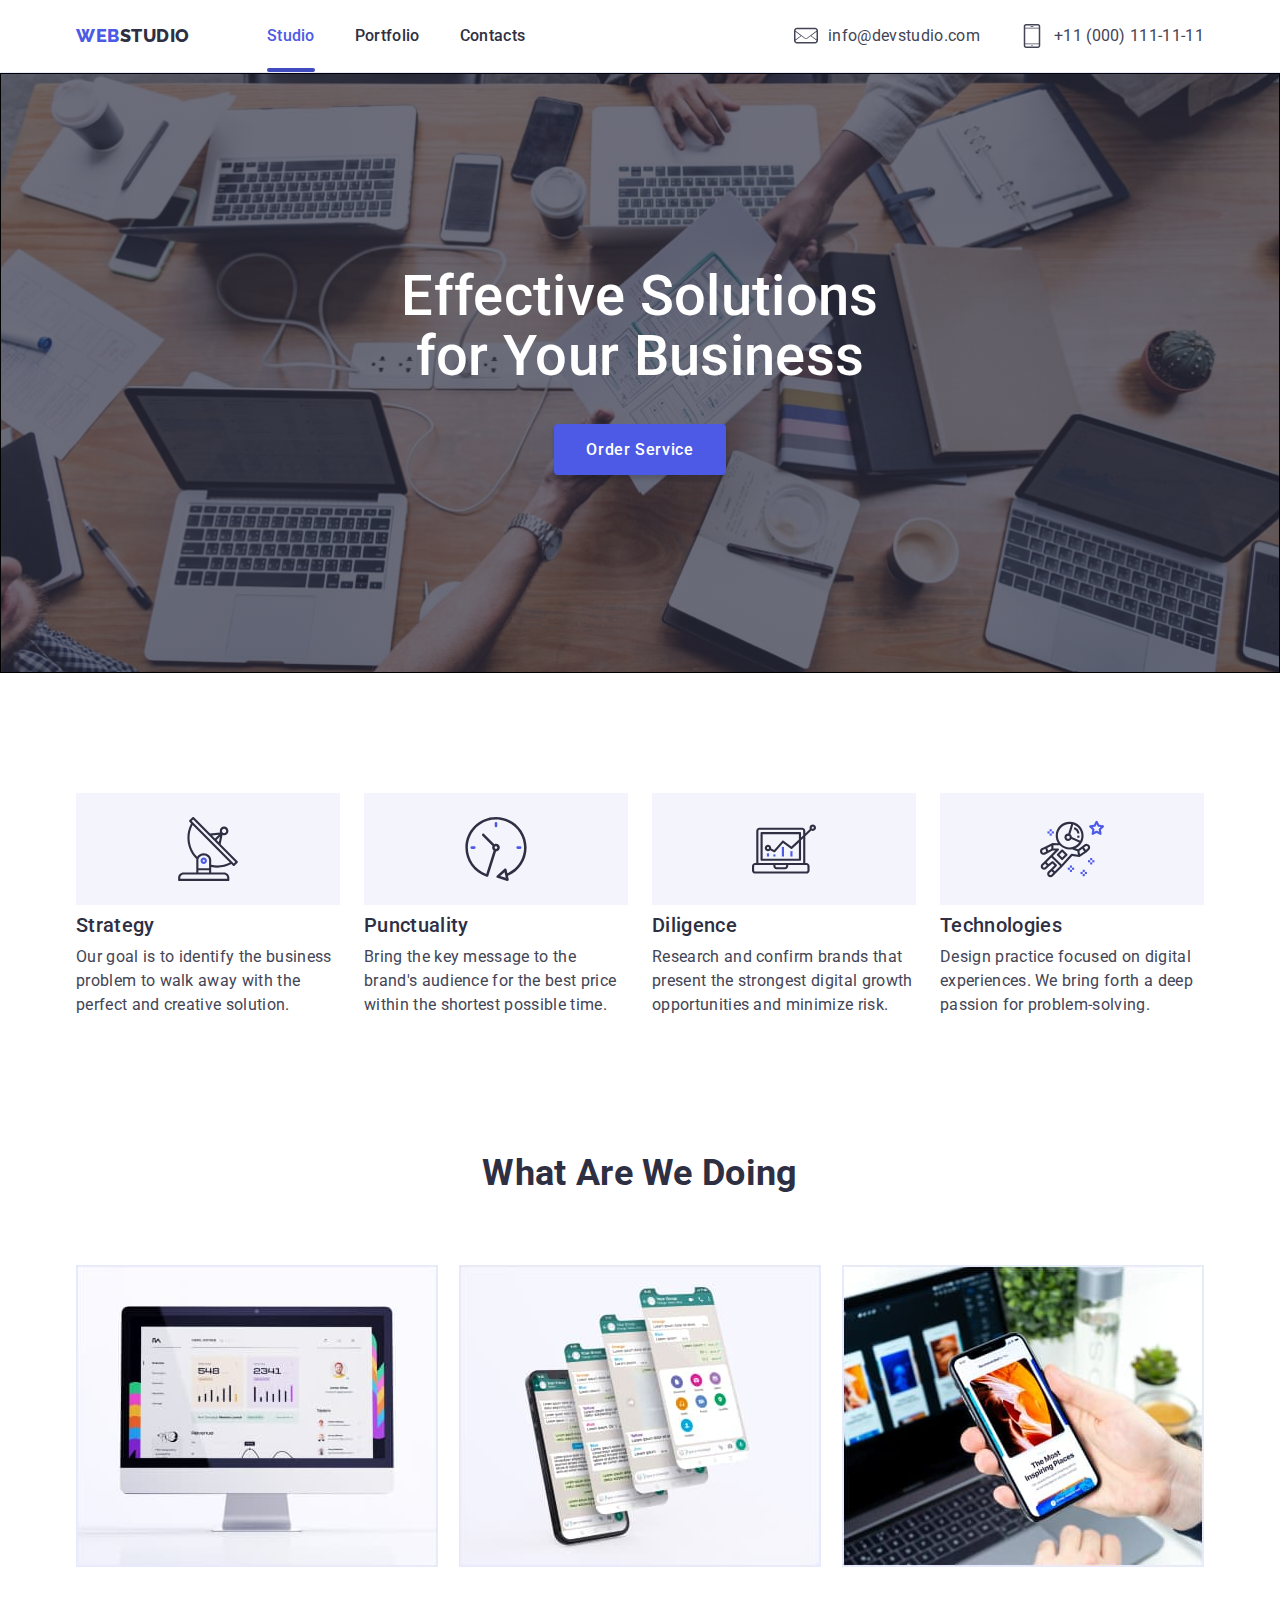
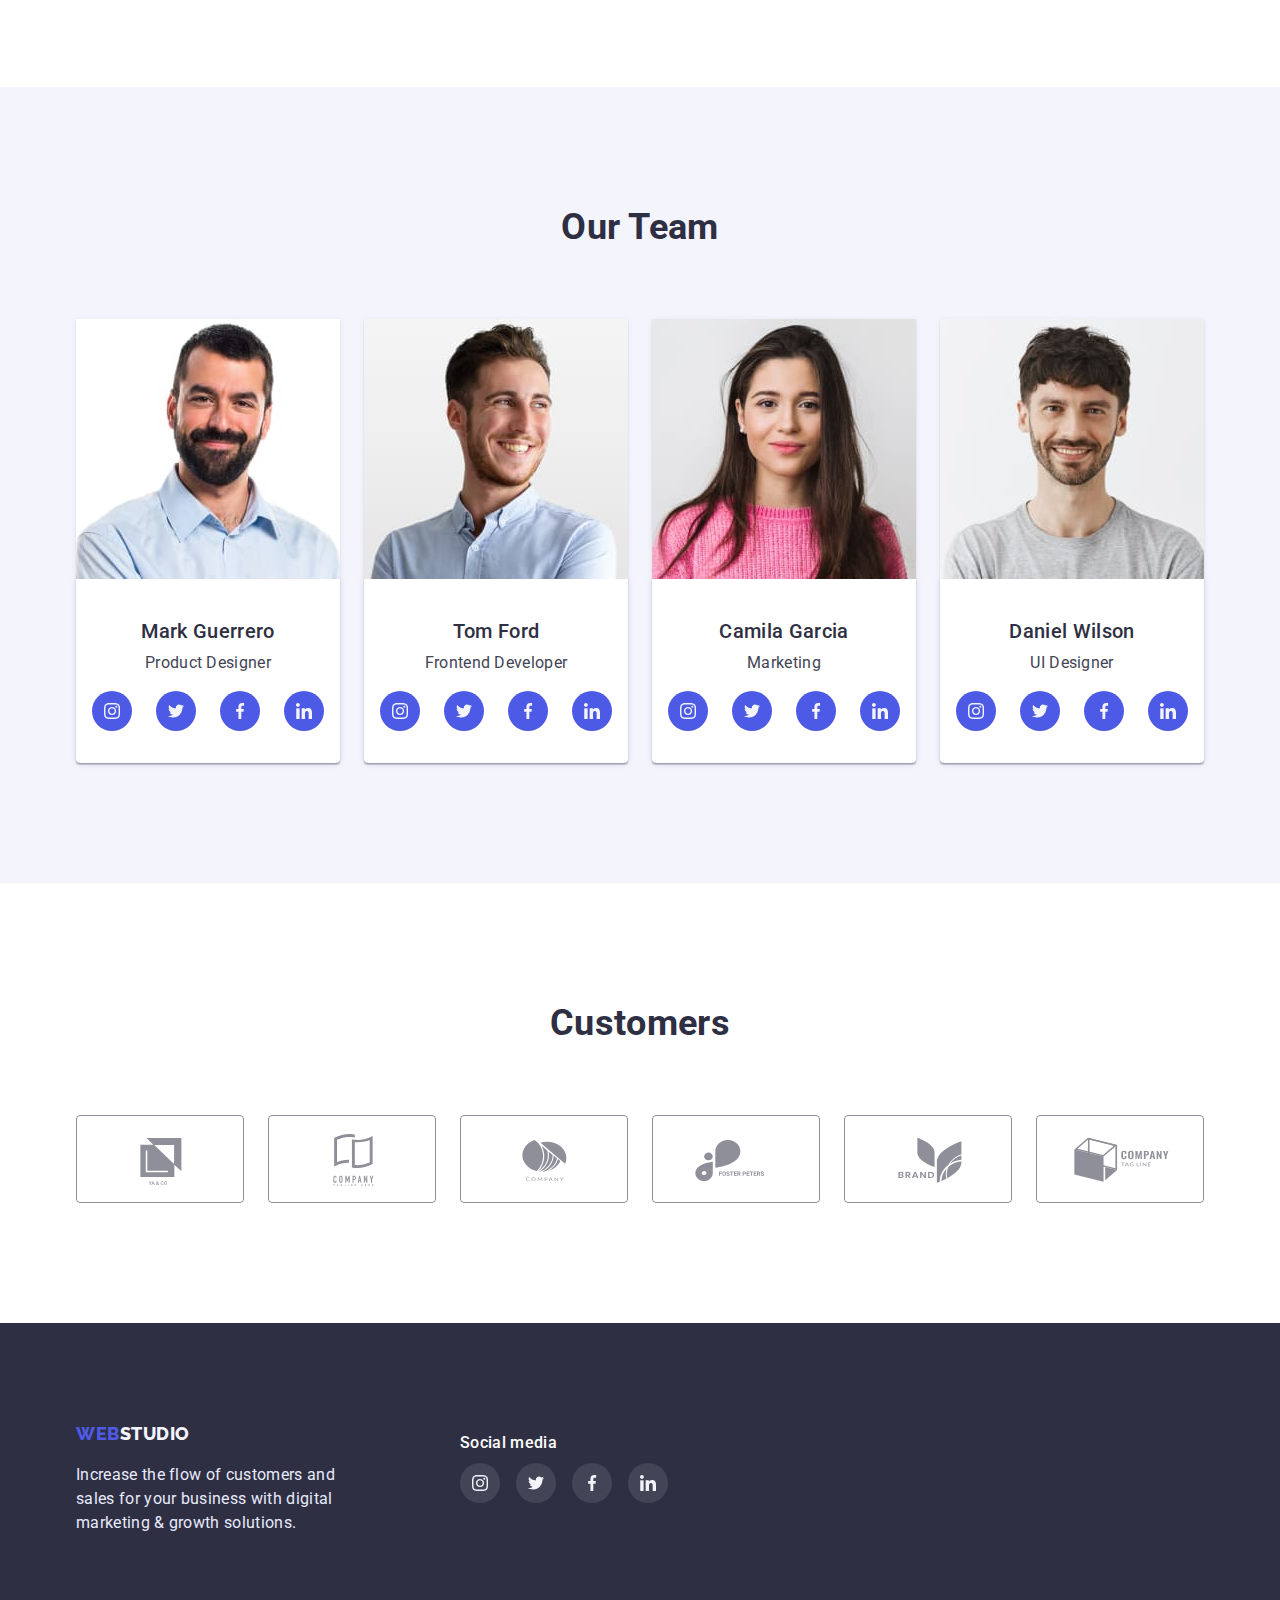
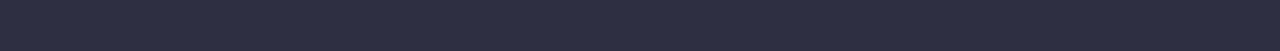
<file: index.html>
<!DOCTYPE html>
<html lang="en">
	<head>
		<meta charset="UTF-8" />
		<meta http-equiv="X-UA-Compatible" content="IE=edge" />
		<meta name="viewport" content="width=device-width, initial-scale=1.0" />
		<link rel="preconnect" href="https://fonts.googleapis.com" /><link
			rel="preconnect"
			href="https://fonts.gstatic.com"
			crossorigin
		/><link
			href="https://fonts.googleapis.com/css2?family=Raleway:wght@800&family=Roboto:wght@400;500;700&display=swap"
			rel="stylesheet"
		/>
		<title>HW_5</title>
		<link
			rel="stylesheet"
			href="https://cdnjs.cloudflare.com/ajax/libs/modern-normalize/1.0.0/modern-normalize.min.css"
		/>
		<link rel="stylesheet" href="./css/styles.css" />
	</head>
	<body>
		<!--Header-->
		<header>
			<div class="conteiner header">
				<a href="./index.html" class="logo"><span class="logo-prefix">WEB</span>STUDIO</a>
				<!--Site navigation-->
				<nav>
					<ul class="site-nav list">
						<li class="site-nav-item"><a class="site-nav-link current" href="./index.html">Studio</a></li>
						<li class="site-nav-item"><a class="site-nav-link" href="./portfolio.html">Portfolio</a></li>
						<li class="site-nav-item"><a class="site-nav-link" href="#">Contacts</a></li>
					</ul>
				</nav>
				<!--Header contacts-->
				<ul class="header-contacts list">
					<li class="site-nav-item">						
						<a class="header-contacts-link" href="mailto:info@devstudio.com">
							<svg class="contact-icon">
								<use href="./images/icons.svg#icon-mail"></use>
							</svg>
							<span class="contact-text">info@devstudio.com</span>
							</a>
						</li>
					<li class="site-nav-item">
						<a class="header-contacts-link" href="tel:+11(000)111-11-11">
							<svg class="contact-icon">
								<use href="./images/icons.svg#icon-phone"></use>
							</svg>
							<span class="contact-text">+11 (000) 111-11-11</span>
							</a>
						</li>
				</ul>
			</div>
		</header>
		<!--Main content-->
		<main>
			<!--Hero-->
			<section class="section hero">
				<div class="container">
					<h1 class="hero-title">Effective Solutions for Your Business</h1>
					<button class="button" data-modal-open>Order Service</button>
				</div>
			</section>
			<!-- Benefits -->
			<section class="section no-padding">
				<div class="conteiner">
					<h2 hidden class="section-title">Benefits</h2>
					<ul class="list">
						<li class="benefits-item">
							<div class="benefits-icon-area">
								<svg class="benefits-icon">
									<use href="./images/icons.svg#icon-antenna"></use>
								</svg>
							</div>
							<h3 class="list-title">Strategy</h3>
							<p class="list-text"
								>Our goal is to identify the business problem to walk away with the perfect and creative solution.
							</p>
						</li>
						<li class="benefits-item">
							<div class="benefits-icon-area">
								<svg class="benefits-icon">
									<use href="./images/icons.svg#icon-clock"></use>
								</svg>
							</div>
							<h3 class="list-title">Punctuality</h3>
							<p class="list-text"
								>Bring the key message to the brand's audience for the best price within the shortest possible time.</p>
						</li>
						<li class="benefits-item">
							<div class="benefits-icon-area">
								<svg class="benefits-icon">
									<use href="./images/icons.svg#icon-diagram"></use>
								</svg>
							</div>
							<h3 class="list-title">Diligence</h3>
							<p class="list-text"
								>Research and confirm brands that present the strongest digital growth opportunities and minimize
								risk.</p>
						</li>
						<li class="benefits-item">
							<div class="benefits-icon-area">
								<svg class="benefits-icon">
									<use href="./images/icons.svg#icon-astronaut"></use>
								</svg>
							</div>
							<h3 class="list-title">Technologies</h3>
							<p class="list-text"
								>Design practice focused on digital experiences. We bring forth a deep passion for problem-solving.</p>
						</li>
					</ul>
				</div>
			</section>
			<!-- Section 1: What are we doing -->
			<section class="section">
				<div class="conteiner">
					<h2 class="section-title">What are we doing</h2>
					<ul class="list">
						<li class="do-item">
							<img class="do-item-img" src="./images/What_are_we_doing/strategy.jpg" alt="Strategy" />
						</li>
						<li class="do-item">
							<img class="do-item-img" src="./images/What_are_we_doing/punctuality.jpg" alt="Punctuality" />
						</li>
						<li class="do-item">
							<img class="do-item-img" src="./images/What_are_we_doing/technologies.jpg" alt="Technologies" />
						</li>
					</ul>
				</div>
			</section>
			<!-- Section 1: Our Team -->
			<section class="section section-team">
                <div class="conteiner">
				<h2 class="section-title team">Our Team</h2>
				<ul class="list">
					<li class="team-item">
						<img class="team-item-img" src="./images/Our_Team/Mark_Guerrero.jpg" alt="Mark Guerrero Product Designer"/>
						<div class="content">
						<h3 class="list-title">Mark Guerrero</h3>
						<p class="list-text">Product Designer</p>
						<ul class="soc list">
							<li class="soc-item">
								<a class="soc-link" href="#">
									<svg class="soc-icon">
										<use href="./images/icons.svg#icon-instagram"></use>
									</svg>
								</a>
							</li>
							<li class="soc-item">
								<a class="soc-link" href="#">
									<svg class="soc-icon">
										<use href="./images/icons.svg#icon-twitter"></use>
									</svg>
								</a>
							</li>
							<li class="soc-item">
								<a class="soc-link" href="#">
									<svg class="soc-icon">
										<use href="./images/icons.svg#icon-facebook"></use>
									</svg>
								</a>
							</li>
							<li class="soc-item">
								<a class="soc-link" href="#">
									<svg class="soc-icon">
										<use href="./images/icons.svg#icon-linkedin"></use>
									</svg>
								</a>
							</li>
						</ul>
					</div>
					
					</li>
					<li class="team-item">
						<img class="team-item-img" src="./images/Our_Team/Tom_Ford.jpg" alt="Tom Ford Frontend Developer" />
						<div class="content">
							<h3 class="list-title">Tom Ford</h3>
							<p class="list-text">Frontend Developer</p>
							<ul class="soc list">
								<li class="soc-item">
									<a class="soc-link" href="#">
										<svg class="soc-icon">
											<use href="./images/icons.svg#icon-instagram"></use>
										</svg>
									</a>
								</li>
								<li class="soc-item">
									<a class="soc-link" href="#">
										<svg class="soc-icon">
											<use href="./images/icons.svg#icon-twitter"></use>
										</svg>
									</a>
								</li>
								<li class="soc-item">
									<a class="soc-link" href="#">
										<svg class="soc-icon">
											<use href="./images/icons.svg#icon-facebook"></use>
										</svg>
									</a>
								</li>
								<li class="soc-item">
									<a class="soc-link" href="#">
										<svg class="soc-icon">
											<use href="./images/icons.svg#icon-linkedin"></use>
										</svg>
									</a>
								</li>
							</ul>
						</div>
					</li>
					<li class="team-item">
						<img class="team-item-img" src="./images/Our_Team/Camila_Garcia.jpg" alt="Camila Garcia Marketing" />
						<div class="content">
							<h3 class="list-title">Camila Garcia</h3>
							<p class="list-text">Marketing</p>
							<ul class="soc list">
								<li class="soc-item">
									<a class="soc-link" href="#">
										<svg class="soc-icon">
											<use href="./images/icons.svg#icon-instagram"></use>
										</svg>
									</a>
								</li>
								<li class="soc-item">
									<a class="soc-link" href="#">
										<svg class="soc-icon">
											<use href="./images/icons.svg#icon-twitter"></use>
										</svg>
									</a>
								</li>
								<li class="soc-item">
									<a class="soc-link" href="#">
										<svg class="soc-icon">
											<use href="./images/icons.svg#icon-facebook"></use>
										</svg>
									</a>
								</li>
								<li class="soc-item">
									<a class="soc-link" href="#">
										<svg class="soc-icon">
											<use href="./images/icons.svg#icon-linkedin"></use>
										</svg>
									</a>
								</li>
							</ul>
						</div>
					</li>
					<li class="team-item">
						<img class="team-item-img" src="./images/Our_Team/Daniel_Wilson.jpg" alt="Daniel Wilson UI Designer" />
						<div class="content">
							<h3 class="list-title">Daniel Wilson</h3>
							<p class="list-text">UI Designer</p>
							<ul class="soc list">
								<li class="soc-item">
									<a class="soc-link" href="#">
										<svg class="soc-icon">
											<use href="./images/icons.svg#icon-instagram"></use>
										</svg>
									</a>
								</li>
								<li class="soc-item">
									<a class="soc-link" href="#">
										<svg class="soc-icon">
											<use href="./images/icons.svg#icon-twitter"></use>
										</svg>
									</a>
								</li>
								<li class="soc-item">
									<a class="soc-link" href="#">
										<svg class="soc-icon">
											<use href="./images/icons.svg#icon-facebook"></use>
										</svg>
									</a>
								</li>
								<li class="soc-item">
									<a class="soc-link" href="#">
										<svg class="soc-icon">
											<use href="./images/icons.svg#icon-linkedin"></use>
										</svg>
									</a>
								</li>
							</ul>
						</div>
					</li>
				</ul>
            </div>
			</section>
			<!-- Customers -->
			<section class="section">
				<div class="conteiner">
					<h2 class="section-title">Customers</h2>
					<ul class="list">
						<li>
							<a class="customers-link" href="#">
								<svg class="customers-icon">
									<use href="./images/icons.svg#icon-ya_co"></use>
								</svg>
							</a>								
						</li>
						<li>
							<a class="customers-link" href="#">
								<svg class="customers-icon">
									<use href="./images/icons.svg#icon-tagline-here"></use>
								</svg>
							</a>								
						</li>
						<li>
							<a class="customers-link" href="#">
								<svg class="customers-icon">
									<use href="./images/icons.svg#icon-company"></use>
								</svg>
							</a>								
						</li>
						<li>
							<a class="customers-link" href="#">
								<svg class="customers-icon">
									<use href="./images/icons.svg#icon-foster_peters"></use>
								</svg>
							</a>								
						</li>
						<li>
							<a class="customers-link" href="#">
								<svg class="customers-icon">
									<use href="./images/icons.svg#icon-brand"></use>
								</svg>
							</a>								
						</li>
						<li>
							<a class="customers-link" href="#">
								<svg class="customers-icon">
									<use href="./images/icons.svg#icon-tagline"></use>
								</svg>
							</a>								
						</li>
					</ul>
				</div>
			</section>
		</main>
		<!-- Footer -->
		<footer class="footer">
            <div class="conteiner">
				<ul class="footer-list list">
					<li class="footer-item">
						<a href="./index.html" class="footer-logo"><span class="footer-logo-prefix">WEB</span>STUDIO</a>
						<p class="footer-text list-text">Increase the flow of customers and sales for your business with digital marketing & growth solutions.</p>
					</li>
					<li class="footer-item">
						<p class="footer-soc-text list-title">Social media</p>
						<ul class="soc list">
							<li class="soc-item">
								<a class="footer-soc-link " href="#">
									<svg class="soc-icon">
										<use href="./images/icons.svg#icon-instagram"></use>
									</svg>
								</a>
							</li>
							<li class="soc-item">
								<a class="footer-soc-link" href="#">
									<svg class="soc-icon">
										<use href="./images/icons.svg#icon-twitter"></use>
									</svg>
								</a>
							</li>
							<li class="soc-item">
								<a class="footer-soc-link" href="#">
									<svg class="soc-icon">
										<use href="./images/icons.svg#icon-facebook"></use>
									</svg>
								</a>
							</li>
							<li class="soc-item">
								<a class="footer-soc-link" href="#">
									<svg class="soc-icon">
										<use href="./images/icons.svg#icon-linkedin"></use>
									</svg>
								</a>
							</li>
						</ul>
					</li>
				</ul>
			</div>
		</footer>
		<div class="backdrop is-hidden" data-modal>
			<div class="modal">
				<button type="button" class="modal-button" data-modal-close>
					<svg class="modal-icon">
						<use href="./images/icons.svg#icon-close-black"></use>
					</svg>	
				</button>
			</div>
		</div>
		<script src="./js/modal.js"></script>
	</body>
</html>
</file>
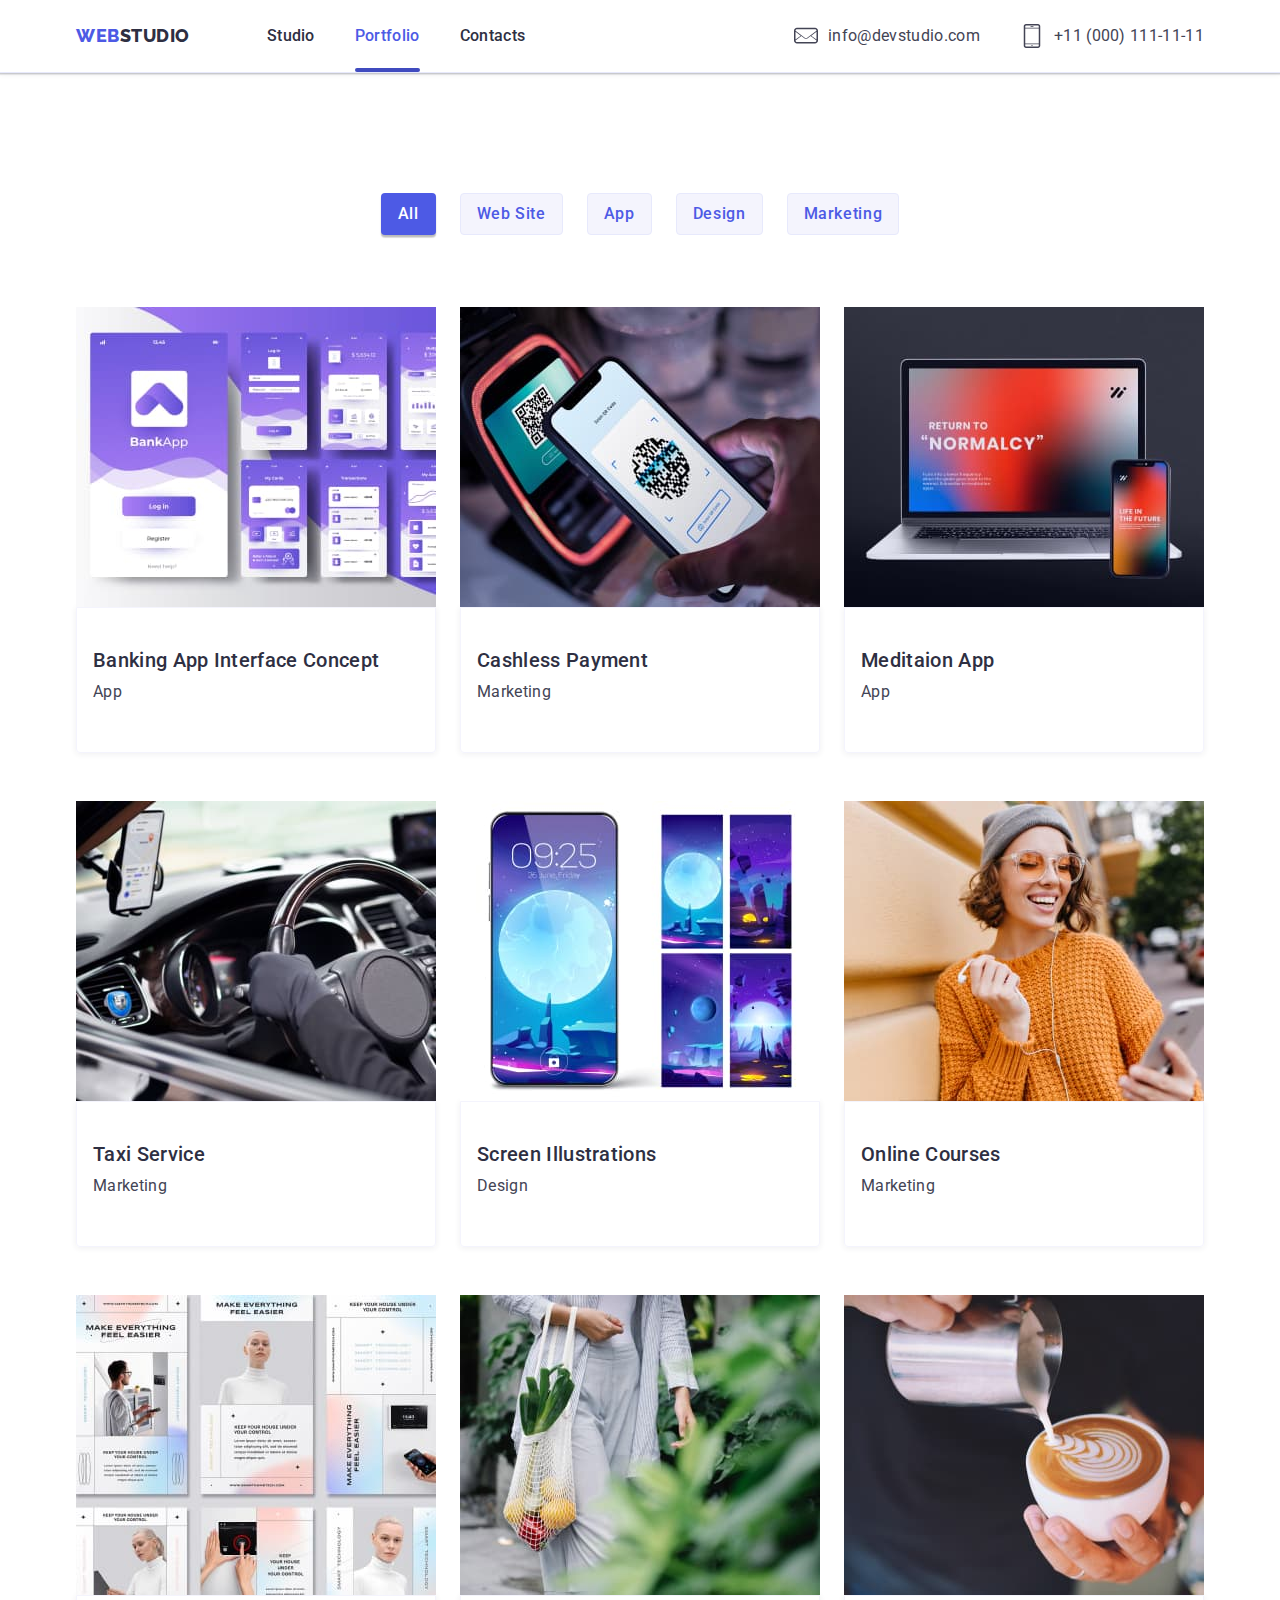
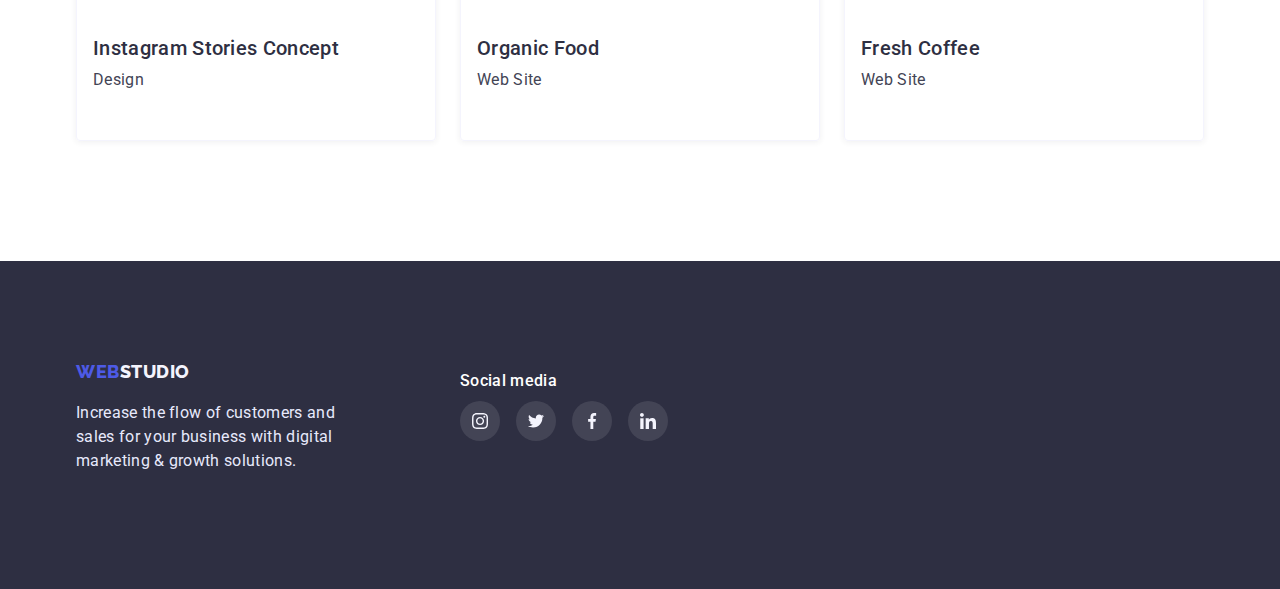
<file: portfolio.html>
<!DOCTYPE html>
<html lang="en">
	<head>
		<meta charset="UTF-8"/>
		<meta http-equiv="X-UA-Compatible" content="IE=edge"/>
		<meta name="viewport" content="width=device-width, initial-scale=1.0"/>
		<link rel="preconnect" href="https://fonts.googleapis.com"/><link
			rel="preconnect"
			href="https://fonts.gstatic.com"/><link
			href="https://fonts.googleapis.com/css2?family=Raleway:wght@800&family=Roboto:wght@400;500;700&display=swap"
			rel="stylesheet"/>
		<title>Portfolio</title>
		<link
			rel="stylesheet"
			href="https://cdnjs.cloudflare.com/ajax/libs/modern-normalize/1.0.0/modern-normalize.min.css"/>
		<link rel="stylesheet" href="./css/styles.css"/>
	</head>
	<body>
		<!--Header-->
		<header>
			<div class="conteiner header">
				<a href="./index.html" class="logo"><span class="logo-prefix">WEB</span>STUDIO</a>
				<!--Site navigation-->
				<nav>
					<ul class="site-nav list">
						<li class="site-nav-item"><a class="site-nav-link" href="./index.html">Studio</a></li>
						<li class="site-nav-item"><a class="site-nav-link current" href="./portfolio.html">Portfolio</a></li>
						<li class="site-nav-item"><a class="site-nav-link" href="#">Contacts</a></li>
					</ul>
				</nav>
				<!--Header contacts-->
				<ul class="header-contacts list">
					<li class="site-nav-item">
						
						<a class="header-contacts-link icon-mail" href="mailto:info@devstudio.com">
							<svg class="contact-icon">
								<use href="./images/icons.svg#icon-mail"></use>
							</svg>
							<span class="contact-text">info@devstudio.com</span>
							</a>
						</li>
					<li class="site-nav-item">
						
						<a class="header-contacts-link" href="tel:+11(000)111-11-11">
							<svg class="contact-icon">
								<use href="./images/icons.svg#icon-phone"></use>
							</svg>
							<span class="contact-text">+11 (000) 111-11-11</span>
							</a>
						</li>
				</ul>
			</div>
		</header>
		<!--Main content-->
		<main>
			<!--Filters-->
			<section class="section">
				<div class="conteiner">
					<h1 hidden>Portfolio</h1>
					<ul class="filter list">
						<li class="filter-item">
							<button type="button" class="filter-button current">All</button>
						</li>
						<li class="filter-item">
							<button type="button" class="filter-button">Web Site</button>
						</li>
						<li class="filter-item">
							<button type="button" class="filter-button">App</button>
						</li>
						<li class="filter-item">
							<button type="button" class="filter-button">Design</button>
						</li>
						<li class="filter-item">
							<button type="button" class="filter-button">Marketing</button>
						</li>
					</ul>
					
					<!-- Portfolio list -->

					<ul class="portfolio list">
						<li class="portfolio-list">
							<a class="work-link" href="#">
								<div class="thumb">
									<img class="portfolio-item-img"
										src="./images/portfolio_images/Banking_App_Interface_Concept.jpg"
										alt="Banking App Interface Concept. App"/>
									<p class="card-content">14 Stylish and User-Friendly App Design Concepts · Task Manager App · Calorie Tracker App · Exotic Fruit Ecommerce App · Cloud Storage App</p>
								</div>
								<div class="content">
									<h2 class="list-title">Banking App Interface Concept</h2>
									<p class="list-text">App</p>
								</div>
							</a>
						</li>
						<li class="portfolio-list">
							<a class="work-link" href="#">
								<div class="thumb">
									<img class="portfolio-item-img"
									src="./images/portfolio_images/Cashless_Payment.jpg"
									alt="Cashless Payment. Marketing"/>
									<p class="card-content">14 Stylish and User-Friendly App Design Concepts · Task Manager App · Calorie Tracker App · Exotic Fruit Ecommerce App · Cloud Storage App</p>
								</div>
								
								<div class="content">
									<h2 class="list-title">Cashless Payment</h2>
									<p class="list-text">Marketing</p>									
								</div>
							</a>
						</li>
						<li class="portfolio-list">
							<a class="work-link" href="#">
								<div class="thumb">
									<img class="portfolio-item-img"
									src="./images/portfolio_images/Meditaion_App.jpg"
									alt="Meditaion App. App"/>
									<p class="card-content">14 Stylish and User-Friendly App Design Concepts · Task Manager App · Calorie Tracker App · Exotic Fruit Ecommerce App · Cloud Storage App</p>
								</div>
								
								<div class="content">
									<h2 class="list-title">Meditaion App</h2>
									<p class="list-text">App</p>
								</div>
							</a>
						</li>
						<li class="portfolio-list">
							<a class="work-link" href="#">
								<div class="thumb">
									<img class="portfolio-item-img"
									src="./images/portfolio_images/Taxi_Service.jpg"
									alt="Taxi Service. Marketing"/>
									<p class="card-content">14 Stylish and User-Friendly App Design Concepts · Task Manager App · Calorie Tracker App · Exotic Fruit Ecommerce App · Cloud Storage App</p>									
								</div>
								
								<div class="content">
									<h2 class="list-title">Taxi Service</h2>
									<p class="list-text">Marketing</p>
								</div>
							</a>
						</li>
						<li class="portfolio-list">
							<a class="work-link" href="#">
								<div class="thumb">
									<img class="portfolio-item-img"
									src="./images/portfolio_images/Screen_Illustrations.jpg"
									alt="Screen Illustrations. Design"/>
									<p class="card-content">14 Stylish and User-Friendly App Design Concepts · Task Manager App · Calorie Tracker App · Exotic Fruit Ecommerce App · Cloud Storage App</p>
								</div>
								
								<div class="content">
									<h2 class="list-title">Screen Illustrations</h2>
									<p class="list-text">Design</p>
								</div>
							</a>
						</li>
						<li class="portfolio-list">
							<a class="work-link" href="#">
								<div class="thumb">
									<img class="portfolio-item-img"
									src="./images/portfolio_images/Online_Courses.jpg"
									alt="Online Courses. Marketing"/>
									<p class="card-content">14 Stylish and User-Friendly App Design Concepts · Task Manager App · Calorie Tracker App · Exotic Fruit Ecommerce App · Cloud Storage App</p>
								</div>
								
								<div class="content">
									<h2 class="list-title">Online Courses</h2>
									<p class="list-text">Marketing</p>
								</div>
							</a>
						</li>
						<li class="portfolio-list">
							<a class="work-link" href="#">
								<div class="thumb">
									<img class="portfolio-item-img"
									src="./images/portfolio_images/Instagram_Stories_Concept.jpg"
									alt="Instagram Stories Concept. Design"/>
									<p class="card-content">14 Stylish and User-Friendly App Design Concepts · Task Manager App · Calorie Tracker App · Exotic Fruit Ecommerce App · Cloud Storage App</p>
								</div>
								
								<div class="content">
									<h2 class="list-title">Instagram Stories Concept</h2>
									<p class="list-text">Design</p>
								</div>
							</a>
						</li>
						<li class="portfolio-list">
							<a class="work-link" href="#">
								<div class="thumb">
									<img class="portfolio-item-img"
									src="./images/portfolio_images/Organic_Food.jpg"
									alt="Organic Food. Web Site"/>
									<p class="card-content">14 Stylish and User-Friendly App Design Concepts · Task Manager App · Calorie Tracker App · Exotic Fruit Ecommerce App · Cloud Storage App</p>
								</div>
								
								<div class="content">
									<h2 class="list-title">Organic Food</h2>
									<p class="list-text">Web Site</p>
								</div>
							</a>
						</li>
						<li class="portfolio-list">
							<a class="work-link" href="#">
								<div class="thumb">
									<img class="portfolio-item-img"
									src="./images/portfolio_images/Fresh_Coffee.jpg"
									alt="Fresh Coffee. Web Site"/>
									<p class="card-content">14 Stylish and User-Friendly App Design Concepts · Task Manager App · Calorie Tracker App · Exotic Fruit Ecommerce App · Cloud Storage App</p>									
								</div>
								
								<div class="content">
									<h2 class="list-title">Fresh Coffee</h2>
									<p class="list-text">Web Site</p>
								</div>
							</a>
						</li>
					</ul>
				</div>
			</section>
		</main>
		<footer class="footer">
            <div class="conteiner">
				<ul class="footer-list list">
					<li class="footer-item">
						<a href="./index.html" class="footer-logo"><span class="footer-logo-prefix">WEB</span>STUDIO</a>
						<p class="footer-text list-text">Increase the flow of customers and sales for your business with digital marketing & growth solutions.</p>
					</li>
					<li class="footer-item">
						<p class="footer-soc-text list-title">Social media</p>
						<ul class="soc list">
							<li class="soc-item">
								<a class="footer-soc-link " href="#">
									<svg class="soc-icon">
										<use href="./images/icons.svg#icon-instagram"></use>
									</svg>
								</a>
							</li>
							<li class="soc-item">
								<a class="footer-soc-link" href="#">
									<svg class="soc-icon">
										<use href="./images/icons.svg#icon-twitter"></use>
									</svg>
								</a>
							</li>
							<li class="soc-item">
								<a class="footer-soc-link" href="#">
									<svg class="soc-icon">
										<use href="./images/icons.svg#icon-facebook"></use>
									</svg>
								</a>
							</li>
							<li class="soc-item">
								<a class="footer-soc-link" href="#">
									<svg class="soc-icon">
										<use href="./images/icons.svg#icon-linkedin"></use>
									</svg>
								</a>
							</li>
						</ul>
					</li>
				</ul>
			</div>

		</footer>
	</body>
</html>
</file>
<file: css/styles.css>
:root {
	--primary-brand: #4d5ae5;
	--dark: #2e2f42;
	--success: #31d0aa;
	--text: #434455;
	--subtle-text: #8e8f99;
	--accent: #e7e9fc;
	--light: #f4f4fd;
	--primary-white-color: #ffffff;
	--ocean: #404BBF;

	--timing-function: cubic-bezier(0.4, 0, 0.2, 1);
}

html {
	box-sizing: border-box;
}
*,
*::before,
*::after {
	box-sizing: inherit;
}
body {
	background-color: var(--primary-white-color);
	color: var(--dark);
	font-family: "Roboto", sans-serif;
	font-size: 16px;
	line-height: calc(24 / 16);
	letter-spacing: 0.02em;
	margin: 0;
}
.list {
	list-style: none;
	margin: 0;
	padding: 0;
	/* outline: 2px solid var(--ocean); */
}
/* Header */
.conteiner {
	width: 1158px;
	margin-left: auto;
	margin-right: auto;
	margin-top: 0;
	margin-bottom: 0;
	padding-left: 15px;
	padding-right: 15px;
	/* outline: 2px solid var(--ocean);  */
}
header {
	border-bottom: 1px solid var(--accent);
	box-shadow: 0px 2px 1px rgba(46, 47, 66, 0.08), 0px 1px 1px rgba(46, 47, 66, 0.16), 0px 1px 6px rgba(46, 47, 66, 0.08);
}

.conteiner.header {
	display: flex;
	align-items: center;
}
/* Logo */
.logo {
	display: block;
	padding-top: 24px;
	padding-bottom: 24px;

	font-family: "Raleway", sans-serif;
	font-weight: 800;
	font-size: 18px;
	line-height: calc(24 / 18);
	letter-spacing: 0.03em;
	text-decoration: none;
	color: var(--dark);

	/* outline: 2px solid var(--ocean); */
}
.logo-prefix {
	color: var(--primary-brand);
}
/* навигація */
.site-nav {
	display: flex;
	margin-left: 77px;
}

.site-nav-item + .site-nav-item {
	margin-left: 40px;
}
/* .site-nav-item:last-child {
    margin-right: 0;
} */
.site-nav-link {
	position: relative;
	display: block;
	padding-top: 24px;
	padding-bottom: 24px;

	font-weight: 500;
	text-decoration: none;
	color: var(--dark);
	transition: color 250ms var(--timing-function);
}
.site-nav-link.current::after {
	content: "";

	position: absolute;

	width: 100%;
	height: 4px;

	left: 0px;
	bottom: 0;

	background-color: var(--ocean);
	border-radius: 2px;
}
/* Контакти */
.header-contacts {
	display: flex;
	margin-left: auto;
}

.site-nav-item .header-contacts-link {
	display: flex;
	text-decoration: none;
	color: var(--text);
	transition: color 250ms var(--timing-function);
}
.site-nav-item .contact-icon {
	width: 24px;
	height:  24px;
	fill: var(--text);
	transition: fill 250ms var(--timing-function);
}
.contact-text {
	margin-left: 10px;
}
.site-nav-link:hover,
.site-nav-link:focus,
.site-nav-link.current:hover,
.site-nav-link.current:focus {
	color: var(--text);
}
.site-nav-item:hover .header-contacts-link,
.site-nav-item:focus .header-contacts-link,
.site-nav-item:hover .contact-icon,
.site-nav-item:focus .contact-icon,
.site-nav-link:active,
.site-nav-link.current:active {
	color: var(--primary-brand);
	fill: var(--primary-brand);
}
.site-nav-link.current {
	color: var(--primary-brand);
}

/* Hero */
.section.hero {
	height: 600px;
	max-width: 1440px;
	margin-left: auto;
	margin-right: auto;

	padding-top: 192px;
	padding-bottom: 192px;

	text-align: center;
	background-image: linear-gradient(to right, rgba(46, 47, 66, 0.7), rgba(46, 47, 66, 0.7)), url(../images/people-office.jpg);
	background-repeat: no-repeat;	
	background-size: cover;
	background-position: center;

	background-color: var(--dark);
	border: 1px solid #000000;
}
/* hero title */
.hero-title {
	width: 492px;
	margin-right: auto;
	margin-left: auto;

	color: var(--primary-white-color);
	font-weight: 500;
	font-size: 56px;
	line-height: calc(60 / 56);
	text-align: center;
	margin-top: 0;
	margin-bottom: 48;
	/* outline: 2px solid var(--ocean); */
}
/* button */
.button {
	background-color: var(--primary-brand);
	color: var(--primary-white-color);
	cursor: pointer;
	font-family: inherit;
	font-weight: 500;
	font-size: 16px;
	line-height: calc(19 / 16);
	letter-spacing: 0.04em;
	box-shadow: 0px 4px 4px rgba(0, 0, 0, 0.15);
	border-radius: 4px;
	padding: 16px 32px;
	min-width: 170px;
	border: transparent;
	text-align: center;
	transition: background-color 250ms var(--timing-function);
}
.button:hover, .button:focus, .button:active {
	background-color: var(--ocean);
}
/* Sections */
.section {
	padding-top: 120px;
	padding-bottom: 120px;
}
.section.no-padding {
	padding-bottom: 0px;
}
.section-title {
	font-size: 36px;
	line-height: calc(40 / 36);
	text-align: center;
	text-transform: capitalize;
	margin-top: 0;
	margin-bottom: 72px;
}
.list {
	display: flex;
	justify-content: space-between;
}

.list-title {
	font-weight: 500;
	font-size: 20px;
	line-height: calc(24 / 20);
	margin-top: 8px;
	margin-bottom: 8px;
}
/* Benefits */

.benefits-item {
	width: 264px;
}
.benefits-icon-area {
	display: flex;
	height: 112px;
	background-color: var(--light);
	justify-content: center;
	align-items: center;
}
.benefits-icon {
	width: 64px;
	height: 64px;
}
.do-item {
	background-color: var(--primary-white-color);
	border: 1px solid var(--accent);
}
.do-item-img {
	width: 360px;
	height: 300px;
}
.section-team {
	background-color: var(--light);
}
.team-item {
	background-color: var(--primary-white-color);
	box-shadow: 0px 1px 6px rgba(46, 47, 66, 0.08), 0px 1px 1px rgba(46, 47, 66, 0.16), 0px 2px 1px rgba(46, 47, 66, 0.08);
	border-radius: 0px 0px 4px 4px;
}
.team-item-img {
	width: 264px;
	height: 260px;
}
.do-item-img, .team-item-img, .portfolio-item-img {
	display: block;
}
.team-item .content {
	padding-left: 16px;
	padding-right: 16px;
	padding-top: 32px;
	padding-bottom: 32px;
	text-align: center;
}

.content {
	box-shadow: 0px 1px 6px rgba(46, 47, 66, 0.08), 0px 1px 1px rgba(46, 47, 66, 0.16), 0px 2px 1px rgba(46, 47, 66, 0.08);
	border-radius: 0px 0px 4px 4px;

}
/* list text */
.list-text {
	color: var(--text);
	margin-top: 0;
	margin-bottom: 8;
}
.soc-item {
	width: 40px;
	height: 40px;
}
.soc-link {
	display: flex;
	width: 100%;
	height: 100%;
	background-color: var(--primary-brand);
	border-radius: 50%;
	align-items: center;
	justify-content: center;
}
.soc-icon {
	width: 16px;
	height: 16px;
}
/* Customers */

.customers-link {
	display: flex;
	align-items: center;
	justify-content: center;
	width: 168px;
	height: 88px;
	color: var(--subtle-text);
	border: 1px solid var(--subtle-text);
	border-radius: 4px;
	transition: border 250ms var(--timing-function), color 250ms var(--timing-function);
}
.customers-icon {
	width: 104px;
 	height: 56px;
 	fill: currentColor;
}
.customers-link:hover, .customers-link:focus {
	border: 1px solid var(--primary-brand);
	color: var(--primary-brand);	
}

/* Footer */
.footer {
	padding-top: 100px;
	padding-bottom: 100px;
	background: var(--dark);
}
.footer-list {
	display: flex;
	justify-content: left;
}
.footer-item + .footer-item {
	margin-left: 120px ;
}
.footer-logo {
	font-family: "Raleway", sans-serif;
	font-weight: 800;
	font-size: 18px;
	line-height: calc(21 / 18);
	letter-spacing: 0.03em;
	align-items: center;
	text-decoration: none;
	text-transform: uppercase;
	color: var(--light);
}
.footer-logo-prefix {
	color: var(--primary-brand);
}
/* footer text */
.footer-text {
	margin-top: 16px;
	color: var(--accent);
	width: 264px;
}
.footer-soc-text {
	color: var(--primary-white-color);
	width: 208px;

	font-weight: 500;
	font-size: 16px;
	line-height: calc(24px/16px);
	letter-spacing: 0.02em;
}
.footer-soc-link {
	display: flex;
	width: 100%;
	height: 100%;
	background: rgba(255, 255, 255, 0.1);
	border-radius: 50%;
	align-items: center;
	justify-content: center;
	transition: background-color 250ms var(--timing-function);
}
.footer-soc-link:hover, .footer-soc-link:focus {
	background-color: var(--success);
}
/* ===============PORTFOLIO================= */

.filter {
	display: flex;
	margin-bottom: 72px;
	justify-content: center;
}
.filter-button {
	padding-top: 8px;
	padding-bottom: 8px;
	padding-left: 16px;
	padding-right: 16px;

	background-color: var(--light);
	color: var(--primary-brand);
	cursor: pointer;
	font-family: inherit;
	font-weight: 500;
	font-size: 16px;
	line-height: calc(24 / 16);
	letter-spacing: 0.04em;

	border: 1px solid var(--accent);
	border-radius: 4px;
	transition: background-color 250ms var(--timing-function), color 250ms var(--timing-function), border 250ms var(--timing-function), box-shadow 250ms var(--timing-function);
}
.filter-item + .filter-item {
	margin-left: 24px;
}
.filter-button:hover,
.filter-button:focus,
.filter-button.current {
	background-color: var(--primary-brand);
	color: var(--primary-white-color);
	
	border: 1px solid transparent;
	box-shadow: 0px 3px 1px rgba(0, 0, 0, 0.1), 0px 2px 1px rgba(0, 0, 0, 0.08), 0px 2px 2px rgba(0, 0, 0, 0.12);
}
.portfolio.list {
	display: flex;
	flex-wrap: wrap;
	background-color: var(--primary-white-color);
}
.portfolio-list .content {
	padding-top: 32px;
	padding-bottom: 32px;
	padding-left: 16px;

	border: 0.5px solid var(--light);
	box-shadow: 0px 1px 6px rgba(46, 47, 66, 0.08);	
}

.portfolio-list {
	width: calc((100% - 48px) / 3);
	margin-right: 24px;
	margin-bottom: 48px;
	
}
.portfolio-list:nth-child(3n) {
	margin-right: 0;
}
.portfolio-list:nth-last-child(-n + 3) {
	margin-bottom: 0;
}
.work-link {
	display: block;
	text-decoration: none;
	color: var(--dark);
	width: 100%;
	height: 100%;
	transition: box-shadow 250ms var(--timing-function);	
}
.thumb {
	position: relative;	
	overflow: hidden;
}
.work-link .card-content {
	position: absolute;
	width: 100%;
	height: 100%;
	
	top: 0;
	left: 0;

	/* opacity: 0; */

	margin-top: 0;
	margin-bottom: 0;

	padding-top: 40px;
	padding-right: 32px;
	padding-left: 32px;

	color: var(--light);
	background-color: var(--primary-brand);

	transform: translateY(100%);
	transition: transform 250ms var(--timing-function);
}
.work-link:hover, .work-link:focus {
	box-shadow: 0px 1px 6px rgba(46, 47, 66, 0.08), 0px 1px 1px rgba(46, 47, 66, 0.16), 0px 2px 1px rgba(46, 47, 66, 0.08);	
} 
.portfolio-item-img {
	width: 360px;
	height: 300px;
}
.work-link:hover .card-content,  .work-link:focus .card-content{
	/* opacity: 1; */
	transform: translateY(0);
}

	

/* ====================MODAL====================== */
.backdrop {
	position: fixed;
	top: 0;
	left: 0;
	width: 100%;
	height: 100%;
	background-color: rgba(46, 47, 66, 0.4);

	opacity: 1;
	transition: opacity 250ms var(--timing-function);
}
.backdrop.is-hidden {
	opacity: 0;
	pointer-events: none;
}
.modal {
	position: absolute;
	top: 50%;
	left: 50%;
	transform: translate(-50%, -50%);

	display: flex;
	justify-content: right;

	height: 576px;
	width: 408px;

	background: #FCFCFC;
	box-shadow: 0px 1px 1px rgba(0, 0, 0, 0.14), 0px 1px 3px rgba(0, 0, 0, 0.12), 0px 2px 1px rgba(0, 0, 0, 0.2);
	border-radius: 4px;
}
.modal-button {
	display: flex;
 	align-items: center;
 	justify-content: center;

	width: 24px;
	height: 24px;

	background: var(--accent);
	border-radius: 50%;
	border: 1px solid rgba(0, 0, 0, 0.1);

	cursor: pointer;

	margin-top: 24px;
	margin-right: 24px;
	color: #000000;
	transition: background-color 250ms var(--timing-function), color 250ms var(--timing-function), border 250ms var(--timing-function);
}
.modal-icon {
	width: 8px;
	height: 8px;
	fill: currentColor;
}
.modal-button:hover, .modal-button:focus {
	background-color: var(--ocean);
	color: var(--primary-white-color);
	border: transparent;
}
</file>
